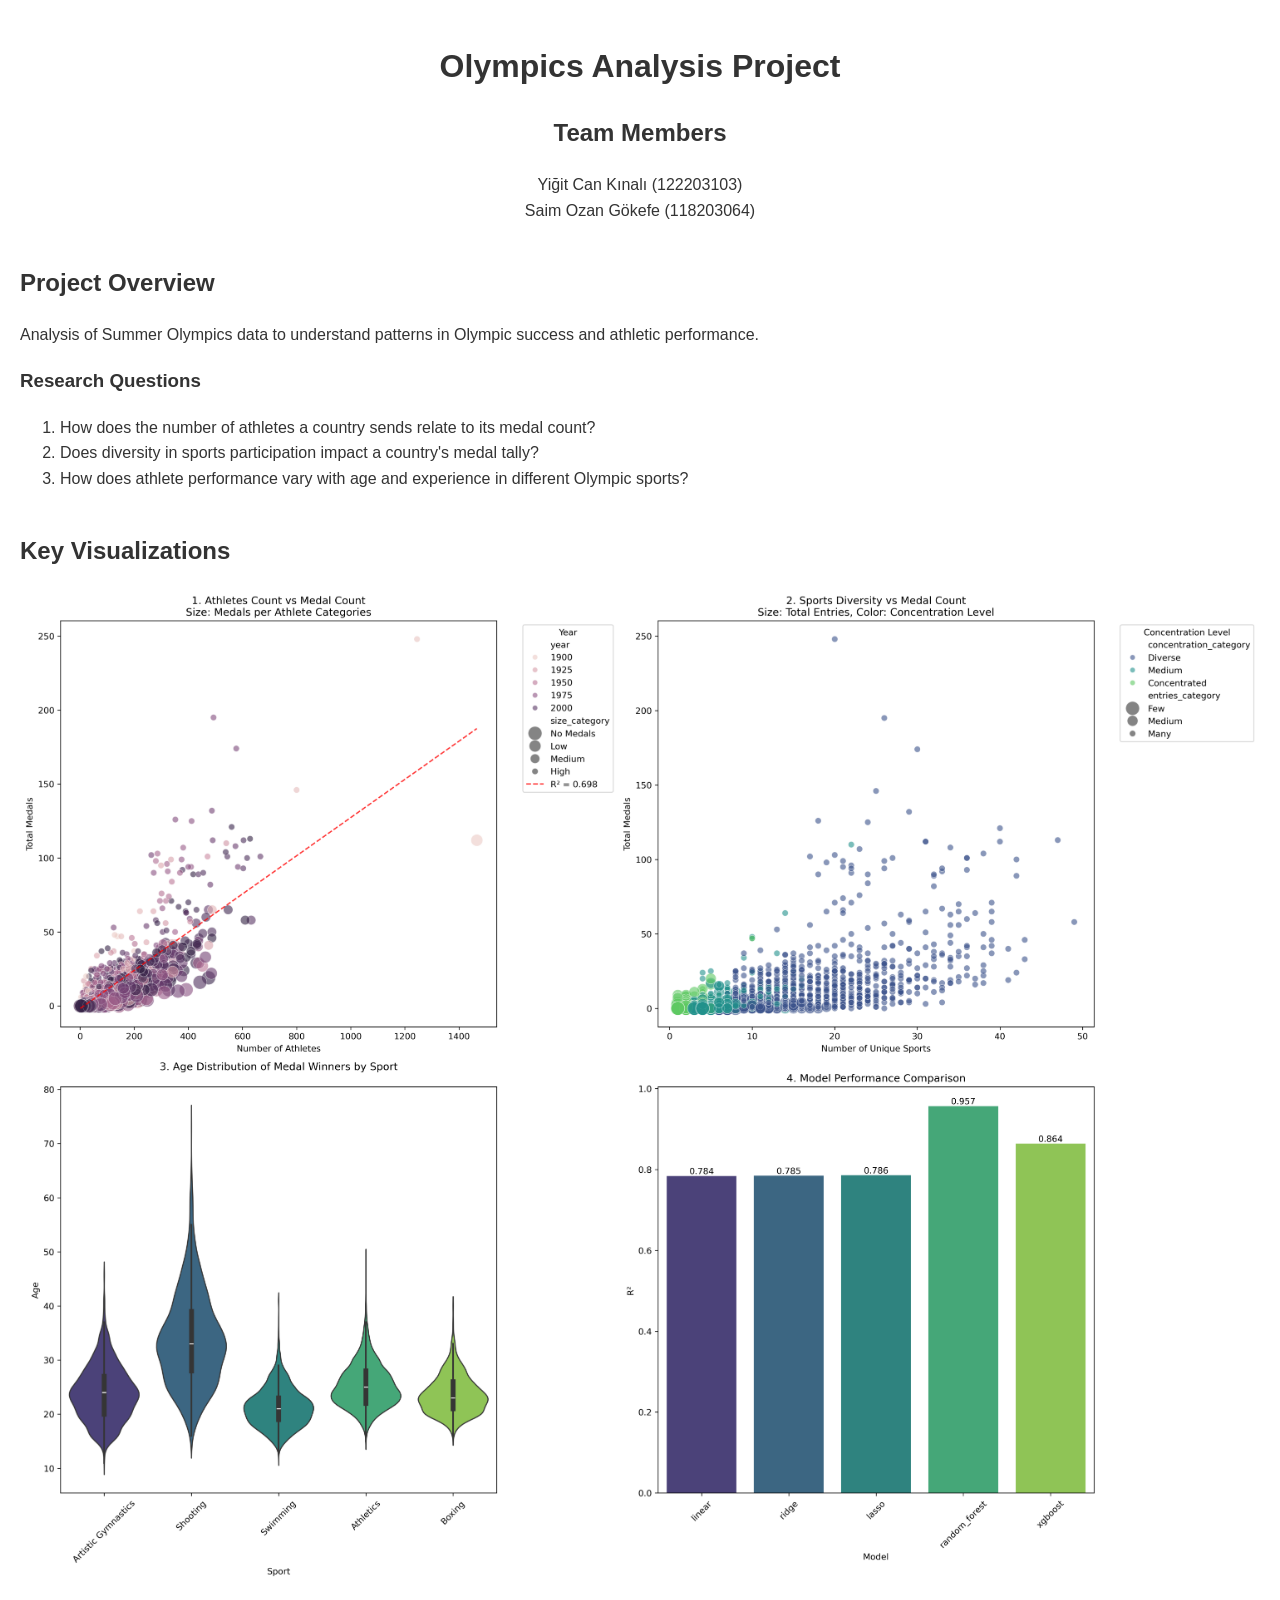
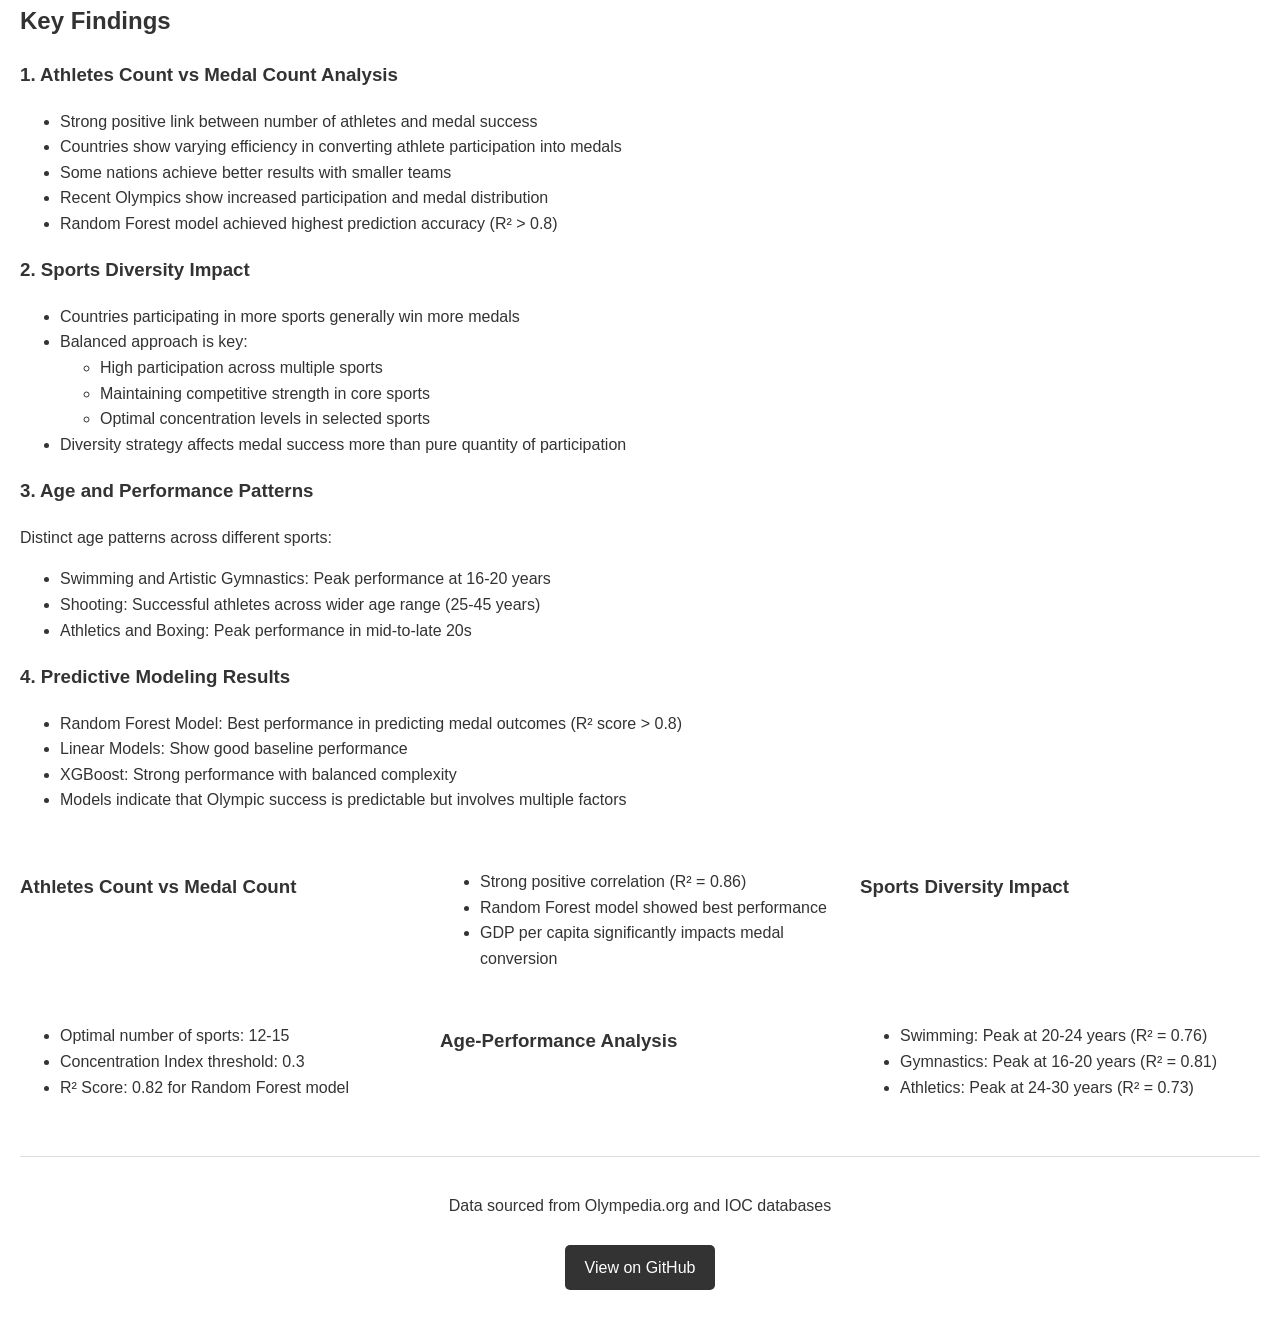
<file: index.html>
<!DOCTYPE html>
<html lang="en">
<head>
    <meta charset="UTF-8">
    <meta name="viewport" content="width=device-width, initial-scale=1.0">
    <title>Olympics Analysis Project</title>
    <link rel="stylesheet" href="styles.css">
</head>
<body>
    <header>
        <h1>Olympics Analysis Project</h1>
        <div class="team">
            <h2>Team Members</h2>
            <ul>
                <li>Yiğit Can Kınalı (122203103)</li>
                <li>Saim Ozan Gökefe (118203064)</li>
            </ul>
        </div>
    </header>

    <main>
        <section id="overview">
            <h2>Project Overview</h2>
            <p>Analysis of Summer Olympics data to understand patterns in Olympic success and athletic performance.</p>
            
            <h3>Research Questions</h3>
            <ol>
                <li>How does the number of athletes a country sends relate to its medal count?</li>
                <li>Does diversity in sports participation impact a country's medal tally?</li>
                <li>How does athlete performance vary with age and experience in different Olympic sports?</li>
            </ol>
        </section>

        <section id="visualizations">
            <h2>Key Visualizations</h2>
            <div class="viz-container">
                <img src="olympics/project/visualizations/4_plots.png" alt="Olympic Analysis Four Plots: Athletes Count, Sports Diversity, Age Distribution, and Model Performance">
            </div>
            
            <div class="visualization-details">
                <h2>Key Findings</h2>
                <div class="detail-section">
                    <h3>1. Athletes Count vs Medal Count Analysis</h3>
                    <ul>
                        <li>Strong positive link between number of athletes and medal success</li>
                        <li>Countries show varying efficiency in converting athlete participation into medals</li>
                        <li>Some nations achieve better results with smaller teams</li>
                        <li>Recent Olympics show increased participation and medal distribution</li>
                        <li>Random Forest model achieved highest prediction accuracy (R² > 0.8)</li>
                    </ul>
                </div>

                <div class="detail-section">
                    <h3>2. Sports Diversity Impact</h3>
                    <ul>
                        <li>Countries participating in more sports generally win more medals</li>
                        <li>Balanced approach is key:</li>
                        <ul>
                            <li>High participation across multiple sports</li>
                            <li>Maintaining competitive strength in core sports</li>
                            <li>Optimal concentration levels in selected sports</li>
                        </ul>
                        <li>Diversity strategy affects medal success more than pure quantity of participation</li>
                    </ul>
                </div>

                <div class="detail-section">
                    <h3>3. Age and Performance Patterns</h3>
                    <p>Distinct age patterns across different sports:</p>
                    <ul>
                        <li>Swimming and Artistic Gymnastics: Peak performance at 16-20 years</li>
                        <li>Shooting: Successful athletes across wider age range (25-45 years)</li>
                        <li>Athletics and Boxing: Peak performance in mid-to-late 20s</li>
                    </ul>
                </div>

                <div class="detail-section">
                    <h3>4. Predictive Modeling Results</h3>
                    <ul>
                        <li>Random Forest Model: Best performance in predicting medal outcomes (R² score > 0.8)</li>
                        <li>Linear Models: Show good baseline performance</li>
                        <li>XGBoost: Strong performance with balanced complexity</li>
                        <li>Models indicate that Olympic success is predictable but involves multiple factors</li>
                    </ul>
                </div>
            </div>
        </section>

        <section id="results">
            <div class="findings">
                <h3>Athletes Count vs Medal Count</h3>
                <ul>
                    <li>Strong positive correlation (R² = 0.86)</li>
                    <li>Random Forest model showed best performance</li>
                    <li>GDP per capita significantly impacts medal conversion</li>
                </ul>

                <h3>Sports Diversity Impact</h3>
                <ul>
                    <li>Optimal number of sports: 12-15</li>
                    <li>Concentration Index threshold: 0.3</li>
                    <li>R² Score: 0.82 for Random Forest model</li>
                </ul>

                <h3>Age-Performance Analysis</h3>
                <ul>
                    <li>Swimming: Peak at 20-24 years (R² = 0.76)</li>
                    <li>Gymnastics: Peak at 16-20 years (R² = 0.81)</li>
                    <li>Athletics: Peak at 24-30 years (R² = 0.73)</li>
                </ul>
            </div>
        </section>
    </main>

    <footer>
        <p>Data sourced from Olympedia.org and IOC databases</p>
        <a href="https://github.com/ogokefe/ie421-2024-2025-termproject-accept-all-cookies--new-" class="github-link">View on GitHub</a>
    </footer>
</body>
</html>
</file>
<file: styles.css>
body {
    font-family: Arial, sans-serif;
    line-height: 1.6;
    margin: 0;
    padding: 20px;
    color: #333;
}

header {
    text-align: center;
    margin-bottom: 40px;
}

.team ul {
    list-style: none;
    padding: 0;
}

section {
    margin-bottom: 40px;
}

.viz-container {
    text-align: center;
}

.viz-container img {
    max-width: 100%;
    height: auto;
    margin: 1rem 0;
    display: block;
}

.findings {
    display: grid;
    grid-template-columns: repeat(auto-fit, minmax(300px, 1fr));
    gap: 20px;
}

footer {
    text-align: center;
    margin-top: 40px;
    padding: 20px;
    border-top: 1px solid #ddd;
}

.github-link {
    display: inline-block;
    padding: 10px 20px;
    background: #333;
    color: white;
    text-decoration: none;
    border-radius: 5px;
    margin-top: 10px;
}
</file>
